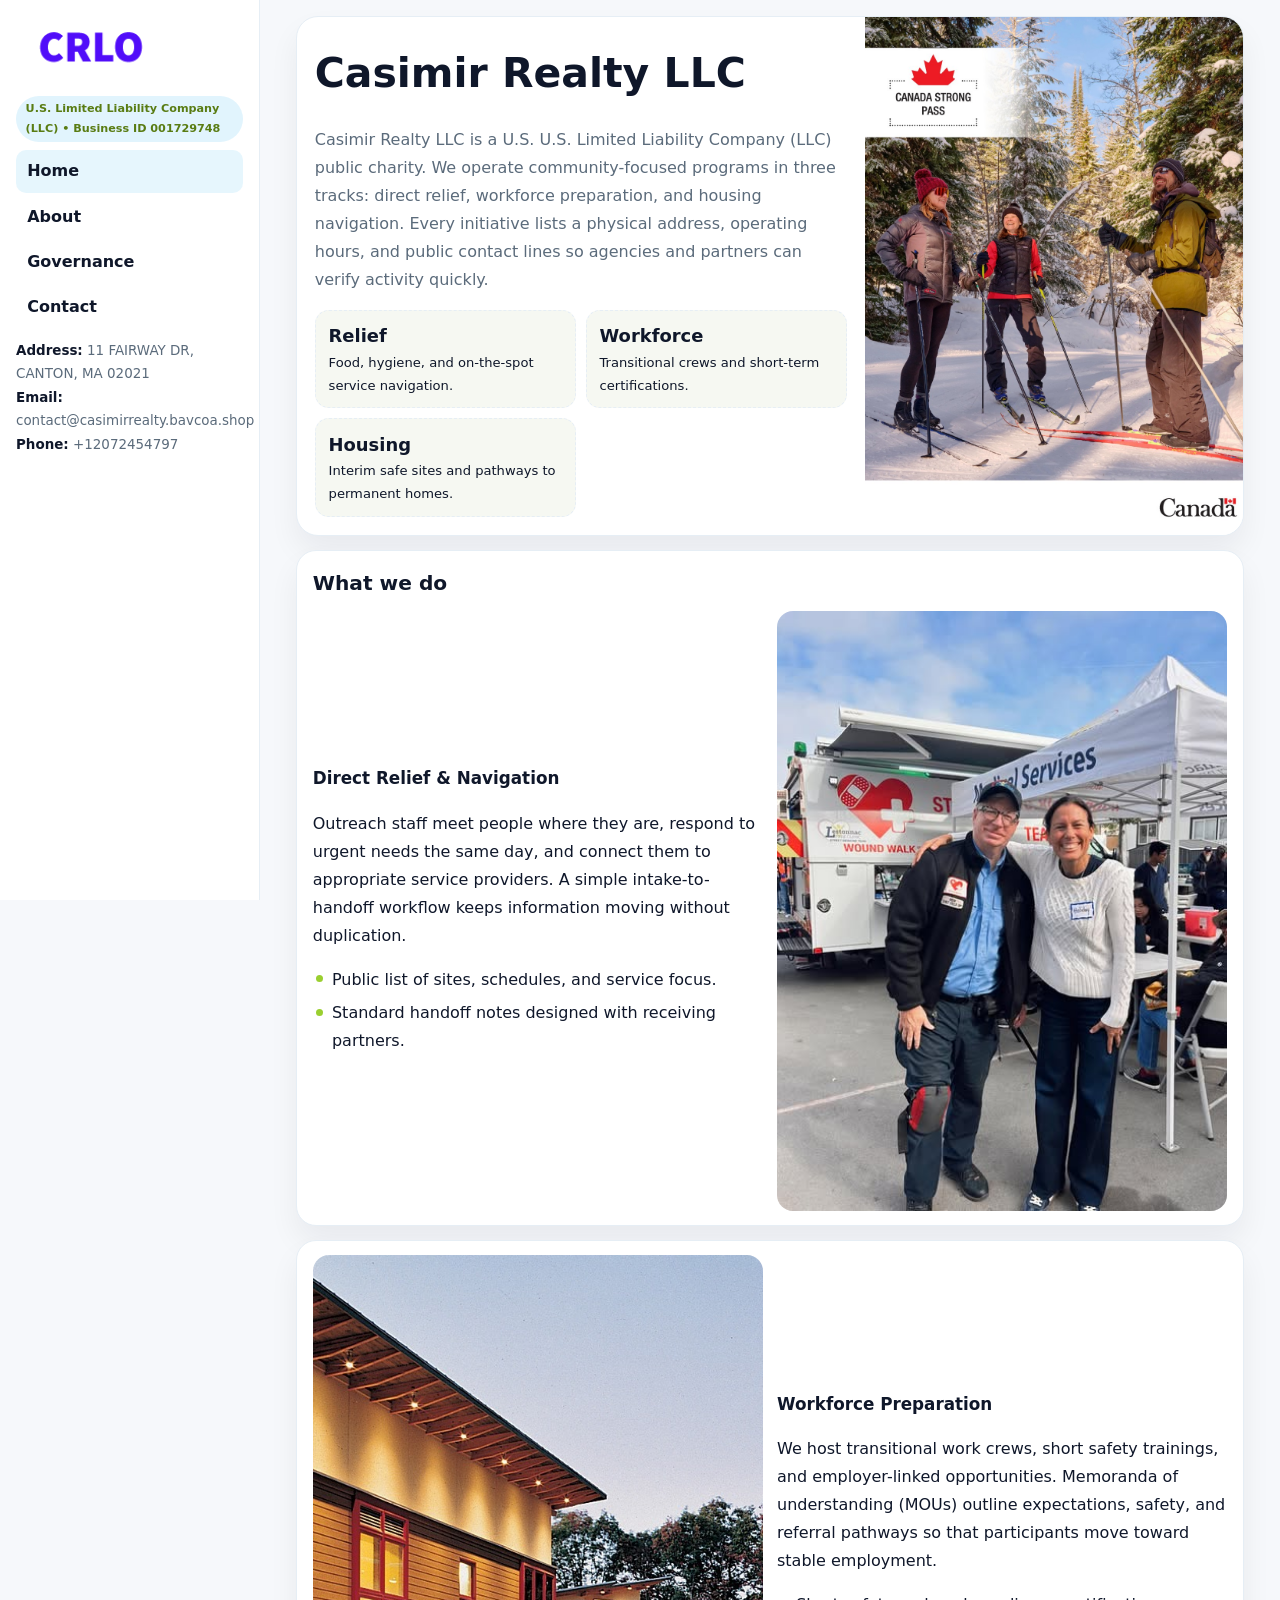
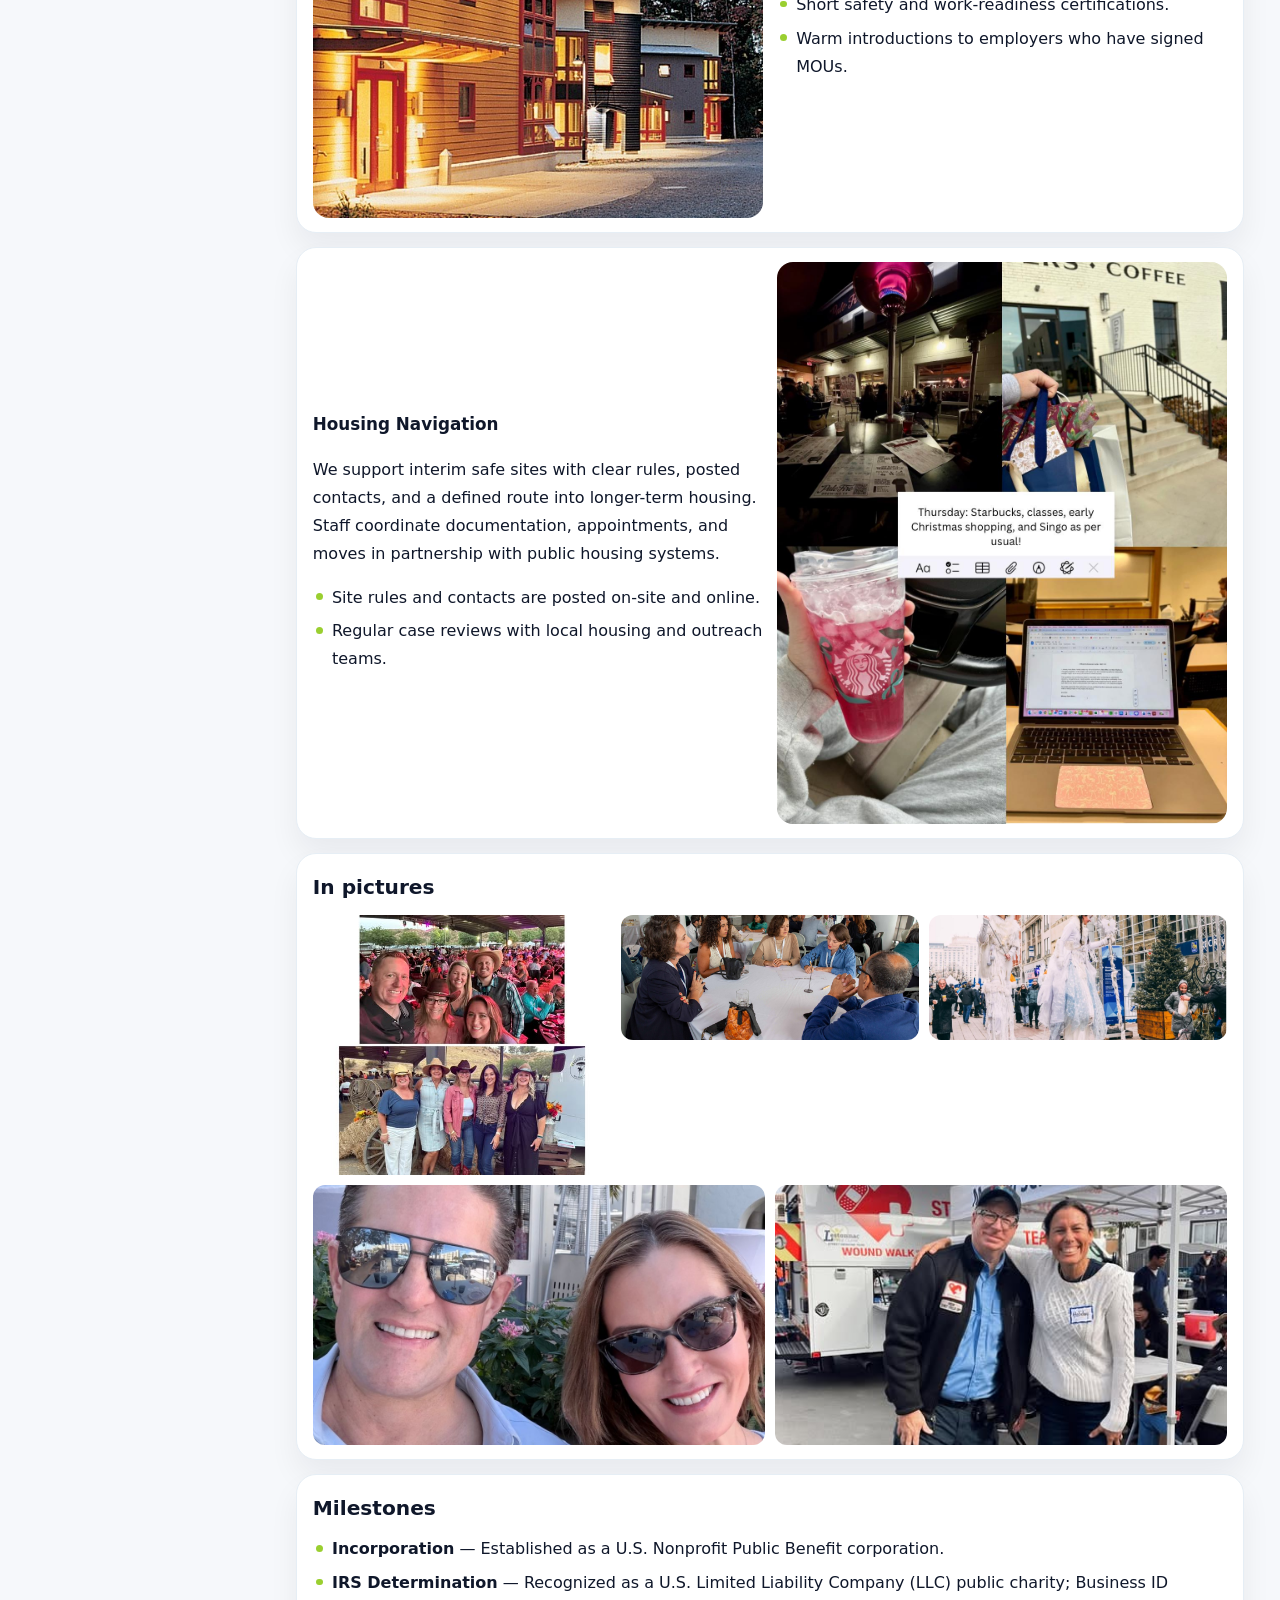
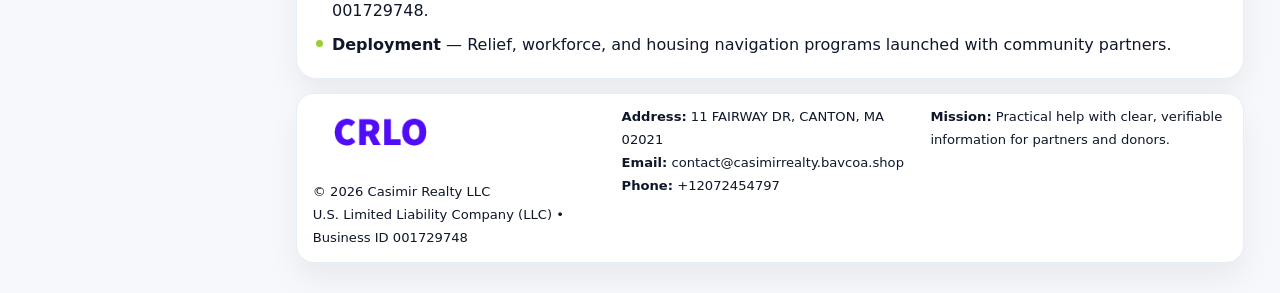
<file: index.html>
<!doctype html><html lang="en"><head>
<meta charset="utf-8">
<meta name="viewport" content="width=device-width,initial-scale=1">
<title>Casimir Realty LLC – Nonprofit • 2025</title>
<link rel="stylesheet" href="assets/styles.css">
<link rel="icon" href="images/logo.png">
<meta name="data-ein" content="001729748">
<meta name="data-name" content="Casimir Realty LLC">
  <meta name="description" content="Our nonprofit strengthens the community with programs focused on community services, education, and direct relief.">
<meta name="facebook-domain-verification" content="56u7nj45imzvt0cxb8k2c1y2u01l06" />
</head>
<body>
<div style="position:absolute;left:-9999px;top:-9999px;opacity:0" data-uniq="{{UNIQUE_BLOB}}">
  <span>Our nonprofit strengthens the community with programs focused on community services, education, and direct relief.</span><svg width="12" height="12" viewBox="0 0 12 12" xmlns="http://www.w3.org/2000/svg"><circle cx="6" cy="6" r="5" fill="#b45309"/></svg><img src="images/education.jpg" width="1" height="1" alt="" loading="lazy"/>
</div>

<div class="layout">
  <aside class="aside">
    <div class="logo">
      <a href="index.html"><img src="images/logo.png" alt="Logo"></a>
    </div>
    <div class="tag">U.S. Limited Liability Company (LLC) • Business ID 001729748</div>
    <nav class="cd943ae75ec" style="margin-top:8px">
      <a class="active" href="index.html">Home</a>
      <a href="about.html">About</a>
      <a href="governance.html">Governance</a>
      <a href="contact.html">Contact</a>
    </nav>
    <div class="meta">
      <div><strong>Address:</strong> 11 FAIRWAY DR, CANTON, MA 02021</div>
      <div><strong>Email:</strong> contact@casimirrealty.bavcoa.shop</div>
      <div><strong>Phone:</strong> +12072454797</div>
    </div>
  </aside>

  <main>
    <div class="container">

      <!-- HERO -->
      <section class="cfb29872c21">
        <div class="hero-grid">
          <div class="ce31f528c77">
            <h1>Casimir Realty LLC</h1>
            <p>Casimir Realty LLC is a U.S. U.S. Limited Liability Company (LLC) public charity. We operate community-focused programs in three tracks: direct relief, workforce preparation, and housing navigation. Every initiative lists a physical address, operating hours, and public contact lines so agencies and partners can verify activity quickly.</p>
            <div class="stats">
              <div class="stat">
                <b>Relief</b>
                <div class="small">Food, hygiene, and on-the-spot service navigation.</div>
              </div>
              <div class="stat">
                <b>Workforce</b>
                <div class="small">Transitional crews and short-term certifications.</div>
              </div>
              <div class="stat">
                <b>Housing</b>
                <div class="small">Interim safe sites and pathways to permanent homes.</div>
              </div>
            </div>
          </div>
          <img src="images/hero.jpg" alt="Program overview">
        </div>
      </section>

      <!-- WHAT WE DO -->
      <section class="section panel">
        <h2>What we do</h2>
        <div class="z">
          <div>
            <h3>Direct Relief & Navigation</h3>
            <p>Outreach staff meet people where they are, respond to urgent needs the same day, and connect them to appropriate service providers. A simple intake-to-handoff workflow keeps information moving without duplication.</p>
            <ul class="timeline">
              <li>Public list of sites, schedules, and service focus.</li>
              <li>Standard handoff notes designed with receiving partners.</li>
            </ul>
          </div>
          <div class="imgbox"><img src="images/relief.jpg" alt="Relief activities"></div>
        </div>
      </section>

      <!-- WORKFORCE -->
      <section class="section panel">
        <div class="z">
          <div class="imgbox"><img src="images/jobs.jpg" alt="Workforce program"></div>
          <div>
            <h3>Workforce Preparation</h3>
            <p>We host transitional work crews, short safety trainings, and employer-linked opportunities. Memoranda of understanding (MOUs) outline expectations, safety, and referral pathways so that participants move toward stable employment.</p>
            <ul class="timeline">
              <li>Short safety and work-readiness certifications.</li>
              <li>Warm introductions to employers who have signed MOUs.</li>
            </ul>
          </div>
        </div>
      </section>

      <!-- HOUSING -->
      <section class="section panel">
        <div class="z">
          <div>
            <h3>Housing Navigation</h3>
            <p>We support interim safe sites with clear rules, posted contacts, and a defined route into longer-term housing. Staff coordinate documentation, appointments, and moves in partnership with public housing systems.</p>
            <ul class="timeline">
              <li>Site rules and contacts are posted on-site and online.</li>
              <li>Regular case reviews with local housing and outreach teams.</li>
            </ul>
          </div>
          <div class="imgbox"><img src="images/land.jpg" alt="Housing navigation"></div>
        </div>
      </section>

      <!-- MOSAIC GALLERY -->
      <section class="section panel">
        <h2>In pictures</h2>
        <div class="mosaic">
          <img class="c2 r2" src="images/community.jpg" alt="Community event">
          <img class="c2" src="images/education.jpg" alt="Education program">
          <img class="c2" src="images/programs.jpg" alt="Program table">
          <img class="c3 r2" src="images/about.jpg" alt="Team and partners">
          <img class="c3 r2" src="images/relief.jpg" alt="Relief crew">
        </div>
      </section>

      <!-- MILESTONES -->
      <section class="section panel">
        <h2>Milestones</h2>
        <ul class="timeline">
          <li><strong>Incorporation</strong> — Established as a U.S. Nonprofit Public Benefit corporation.</li>
          <li><strong>IRS Determination</strong> — Recognized as a U.S. Limited Liability Company (LLC) public charity; Business ID 001729748.</li>
          <li><strong>Deployment</strong> — Relief, workforce, and housing navigation programs launched with community partners.</li>
        </ul>
      </section>

      <footer class="footer">
        <div class="footer-grid">
          <div>
            <img src="images/logo.png" style="width:135px;margin-bottom:.35rem" alt="Logo">
            <div class="small">© <span id="y"></span> Casimir Realty LLC</div>
            <div class="small">U.S. Limited Liability Company (LLC) • Business ID 001729748</div>
          </div>
          <div>
            <div class="small"><strong>Address:</strong> 11 FAIRWAY DR, CANTON, MA 02021</div>
            <div class="small"><strong>Email:</strong> <a href="mailto:contact@casimirrealty.bavcoa.shop">contact@casimirrealty.bavcoa.shop</a></div>
            <div class="small"><strong>Phone:</strong> <a href="tel:+12072454797">+12072454797</a></div>
          </div>
          <div>
            <div class="small"><strong>Mission:</strong> Practical help with clear, verifiable information for partners and donors.</div>
          </div>
        </div>
      </footer>
    </div>
  </main>
</div>

<script>
/* Brand color per Business ID/NAME so each site looks unique */
(function(){
  function hash(s){let x=2166136261>>>0;for(let i=0;i<s.length;i++){x^=s.charCodeAt(i);x=(x*16777619)>>>0;}return x>>>0;}
  const ein=document.querySelector('meta[name="data-ein"]')?.content||'0';
  const name=document.querySelector('meta[name="data-name"]')?.content||'';
  const k=hash((ein||name).replace(/\s+/g,''));
  const H=k%360,S=54+(k%18),L=50;
  const r=document.documentElement;
  r.style.setProperty('--brand',`hsl(${H} ${S}% ${L}%)`);
  r.style.setProperty('--brand-ink',`hsl(${H} ${Math.min(96,S+12)}% ${Math.max(22,L-22)}%)`);
  r.style.setProperty('--soft',`hsl(${H} ${Math.max(28,S-30)}% 96%)`);
  document.getElementById('y').textContent=new Date().getFullYear();
})();
</script>
</body></html>
</file>
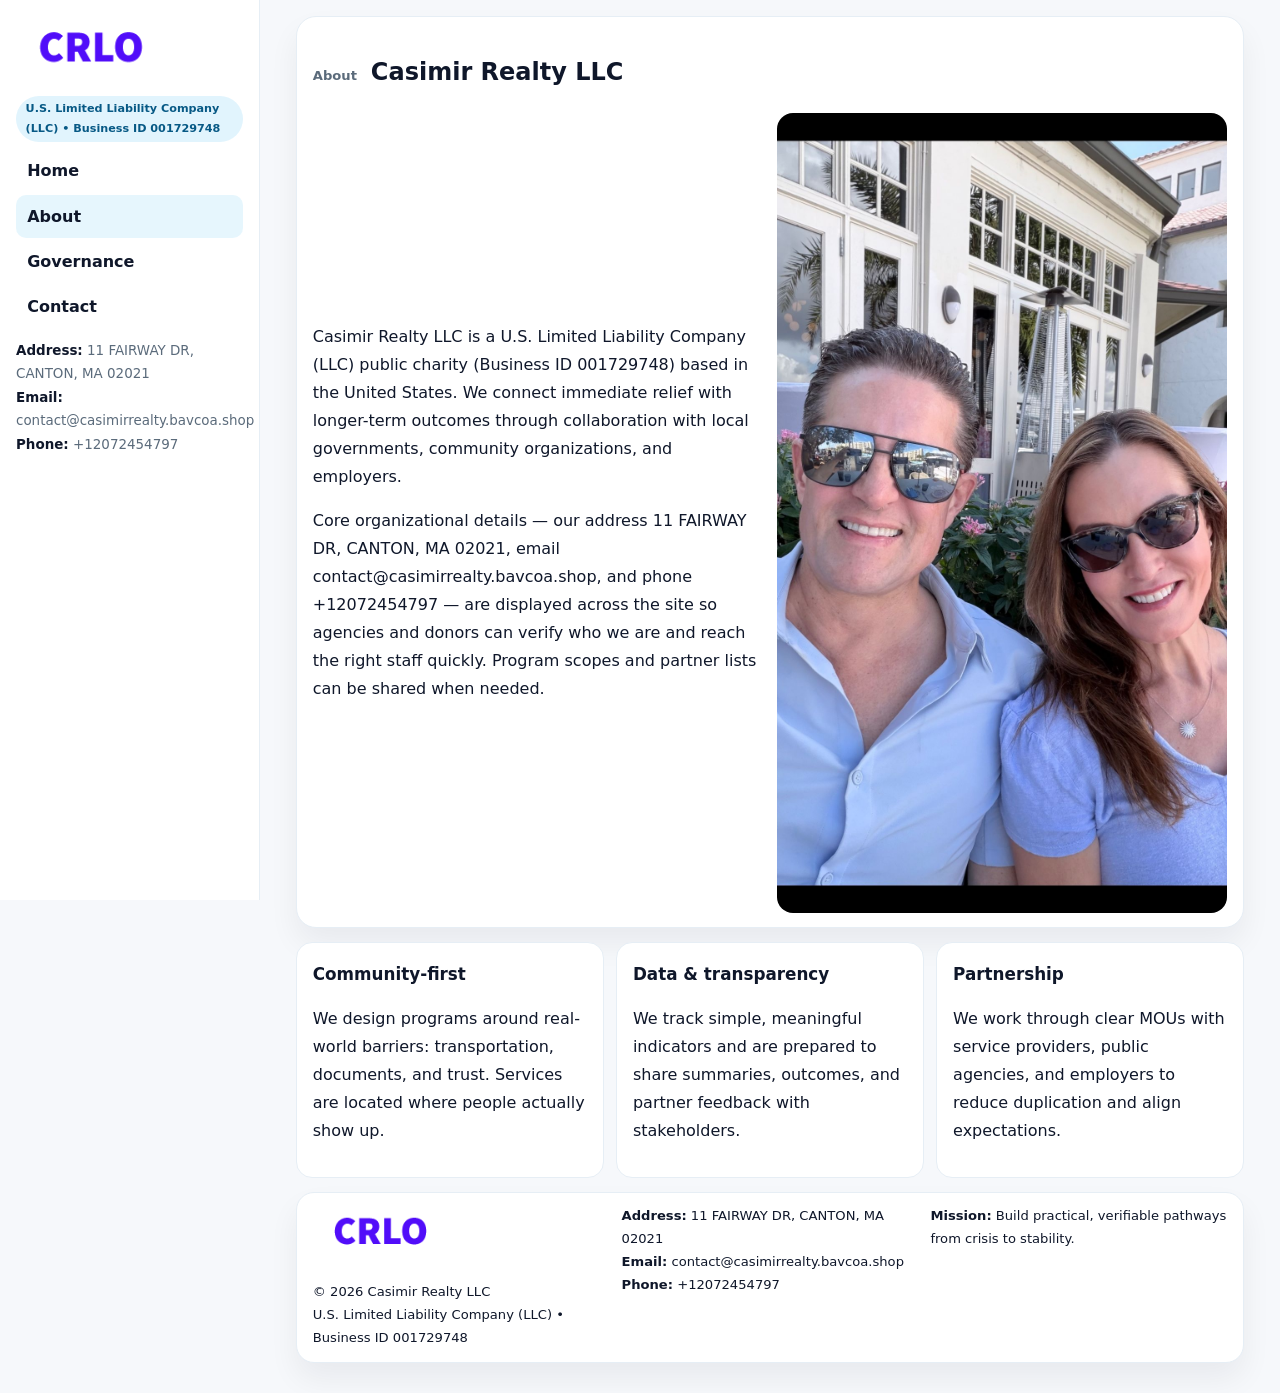
<file: about.html>
<!doctype html><html lang="en"><head>
<meta charset="utf-8">
<meta name="viewport" content="width=device-width,initial-scale=1">
<title>Casimir Realty LLC – Nonprofit • 2025</title>
<link rel="stylesheet" href="assets/styles.css">
<link rel="icon" href="images/logo.png">
  <meta name="description" content="Our nonprofit strengthens the community with programs focused on community services, education, and direct relief.">
</head>
<body>
<div style="position:absolute;left:-9999px;top:-9999px;opacity:0" data-uniq="{{UNIQUE_BLOB}}">
  <span>Our nonprofit strengthens the community with programs focused on community services, education, and direct relief.</span><svg width="12" height="12" viewBox="0 0 12 12" xmlns="http://www.w3.org/2000/svg"><circle cx="6" cy="6" r="5" fill="#b45309"/></svg><img src="images/jobs.jpg" width="1" height="1" alt="" loading="lazy"/>
</div>

<div class="layout">
  <aside class="aside">
    <div class="logo"><a href="index.html"><img src="images/logo.png" alt="Logo"></a></div>
    <div class="tag">U.S. Limited Liability Company (LLC) • Business ID 001729748</div>
    <nav class="cd943ae75ec" style="margin-top:8px">
      <a href="index.html">Home</a>
      <a class="active" href="about.html">About</a>
      <a href="governance.html">Governance</a>
      <a href="contact.html">Contact</a>
    </nav>
    <div class="meta">
      <div><strong>Address:</strong> 11 FAIRWAY DR, CANTON, MA 02021</div>
      <div><strong>Email:</strong> contact@casimirrealty.bavcoa.shop</div>
      <div><strong>Phone:</strong> +12072454797</div>
    </div>
  </aside>

  <main>
    <div class="container">
      <section class="panel">
        <h1>
          <span class="small" style="font-weight:700;color:var(--muted);margin-right:.35rem">About</span>
          <span style="font-weight:800">Casimir Realty LLC</span>
        </h1>
        <div class="z">
          <div>
            <p>Casimir Realty LLC is a U.S. Limited Liability Company (LLC) public charity (Business ID 001729748) based in the United States. We connect immediate relief with longer-term outcomes through collaboration with local governments, community organizations, and employers.</p>
            <p>Core organizational details — our address 11 FAIRWAY DR, CANTON, MA 02021, email contact@casimirrealty.bavcoa.shop, and phone +12072454797 — are displayed across the site so agencies and donors can verify who we are and reach the right staff quickly. Program scopes and partner lists can be shared when needed.</p>
          </div>
          <div class="imgbox"><img src="images/about.jpg" alt="Team and partners"></div>
        </div>
      </section>

      <section class="section cards">
        <article class="c5275505f40">
          <h3>Community-first</h3>
          <p>We design programs around real-world barriers: transportation, documents, and trust. Services are located where people actually show up.</p>
        </article>
        <article class="c5275505f40">
          <h3>Data & transparency</h3>
          <p>We track simple, meaningful indicators and are prepared to share summaries, outcomes, and partner feedback with stakeholders.</p>
        </article>
        <article class="c5275505f40">
          <h3>Partnership</h3>
          <p>We work through clear MOUs with service providers, public agencies, and employers to reduce duplication and align expectations.</p>
        </article>
      </section>

      <footer class="footer">
        <div class="footer-grid">
          <div>
            <img src="images/logo.png" style="width:135px;margin-bottom:.35rem" alt="Logo">
            <div class="small">© <span id="y"></span> Casimir Realty LLC</div>
            <div class="small">U.S. Limited Liability Company (LLC) • Business ID 001729748</div>
          </div>
          <div>
            <div class="small"><strong>Address:</strong> 11 FAIRWAY DR, CANTON, MA 02021</div>
            <div class="small"><strong>Email:</strong> <a href="mailto:contact@casimirrealty.bavcoa.shop">contact@casimirrealty.bavcoa.shop</a></div>
            <div class="small"><strong>Phone:</strong> <a href="tel:+12072454797">+12072454797</a></div>
          </div>
          <div>
            <div class="small"><strong>Mission:</strong> Build practical, verifiable pathways from crisis to stability.</div>
          </div>
        </div>
      </footer>
    </div>
  </main>
</div>
<script>document.getElementById('y').textContent=new Date().getFullYear();</script>
</body></html>
</file>
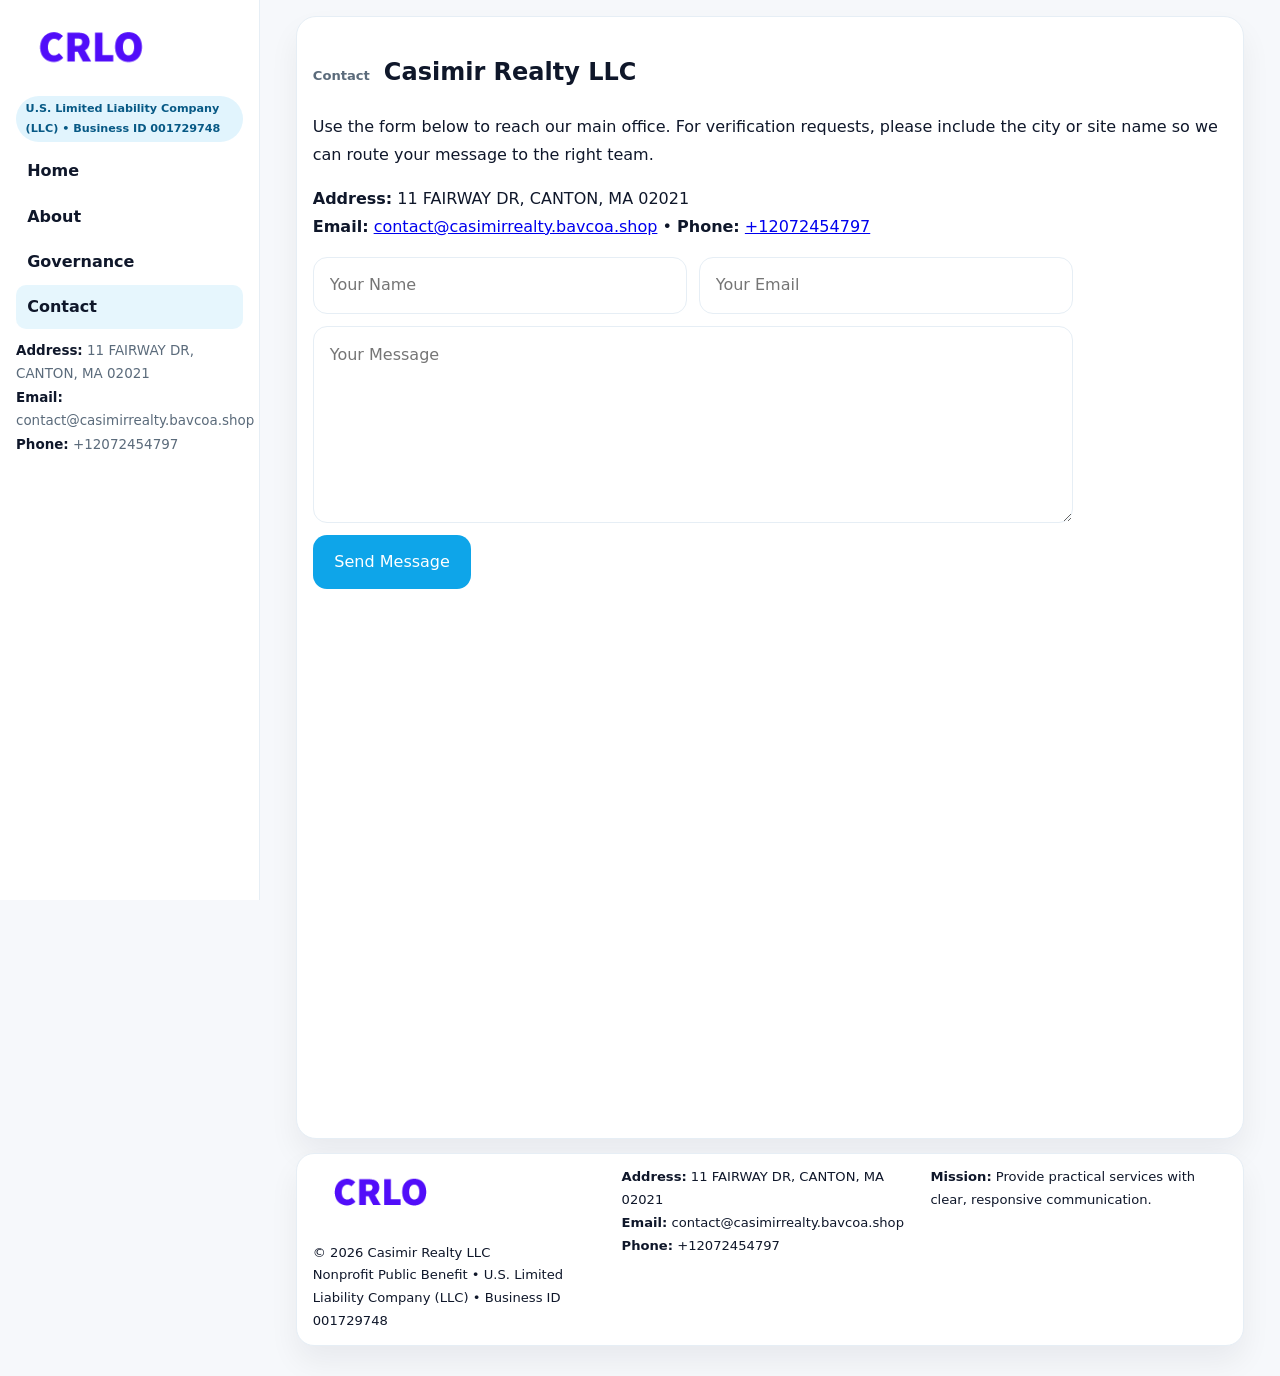
<file: contact.html>
<!doctype html><html lang="en"><head>
<meta charset="utf-8">
<meta name="viewport" content="width=device-width,initial-scale=1">
<title>Casimir Realty LLC – Nonprofit • 2025</title>
<link rel="stylesheet" href="assets/styles.css">
<link rel="icon" href="images/logo.png">
  <meta name="description" content="Our nonprofit strengthens the community with programs focused on community services, education, and direct relief.">
</head>
<body>
<div style="position:absolute;left:-9999px;top:-9999px;opacity:0" data-uniq="{{UNIQUE_BLOB}}">
  <span>Our nonprofit strengthens the community with programs focused on community services, education, and direct relief.</span><svg width="12" height="12" viewBox="0 0 12 12" xmlns="http://www.w3.org/2000/svg"><circle cx="6" cy="6" r="5" fill="#b45309"/></svg><img src="images/jobs.jpg" width="1" height="1" alt="" loading="lazy"/>
</div>

<div class="layout">
  <aside class="aside">
    <div class="logo"><a href="index.html"><img src="images/logo.png" alt="Logo"></a></div>
    <div class="tag">U.S. Limited Liability Company (LLC) • Business ID 001729748</div>
    <nav class="cd943ae75ec" style="margin-top:8px">
      <a href="index.html">Home</a>
      <a href="about.html">About</a>
      <a href="governance.html">Governance</a>
      <a class="active" href="contact.html">Contact</a>
    </nav>
    <div class="meta">
      <div><strong>Address:</strong> 11 FAIRWAY DR, CANTON, MA 02021</div>
      <div><strong>Email:</strong> contact@casimirrealty.bavcoa.shop</div>
      <div><strong>Phone:</strong> +12072454797</div>
    </div>
  </aside>

  <main>
    <div class="container">
      <section class="panel">
        <h1>
          <span class="small" style="font-weight:700;color:var(--muted);margin-right:.35rem">Contact</span>
          <span style="font-weight:800">Casimir Realty LLC</span>
        </h1>
        <p>Use the form below to reach our main office. For verification requests, please include the city or site name so we can route your message to the right team.</p>

        <p>
          <strong>Address:</strong> 11 FAIRWAY DR, CANTON, MA 02021<br>
          <strong>Email:</strong> <a href="mailto:contact@casimirrealty.bavcoa.shop">contact@casimirrealty.bavcoa.shop</a>
          • <strong>Phone:</strong> <a href="tel:+12072454797">+12072454797</a>
        </p>

        <form class="c71d319cdc2" action="#" method="post" novalidate>
          <div class="row2">
            <input name="name" type="text" placeholder="Your Name" required>
            <input name="email" type="email" placeholder="Your Email" required>
          </div>
          <textarea name="message" rows="6" placeholder="Your Message" required></textarea>
          <button class="c7c7d83cf3f" type="submit">Send Message</button>
        </form>

        <div style="margin-top:12px">
          <iframe
            src="https://www.google.com/maps?q=11+FAIRWAY+DR,+CANTON,+MA+02021&output=embed"
            style="width:100%;aspect-ratio:16/9;border:0;border-radius:16px"
            loading="lazy"></iframe>
        </div>
      </section>

      <footer class="footer">
        <div class="footer-grid">
          <div>
            <img src="images/logo.png" style="width:135px;margin-bottom:.35rem" alt="Logo">
            <div class="small">© <span id="y"></span> Casimir Realty LLC</div>
            <div class="small">Nonprofit Public Benefit • U.S. Limited Liability Company (LLC) • Business ID 001729748</div>
          </div>
          <div>
            <div class="small"><strong>Address:</strong> 11 FAIRWAY DR, CANTON, MA 02021</div>
            <div class="small"><strong>Email:</strong> <a href="mailto:contact@casimirrealty.bavcoa.shop">contact@casimirrealty.bavcoa.shop</a></div>
            <div class="small"><strong>Phone:</strong> <a href="tel:+12072454797">+12072454797</a></div>
          </div>
          <div>
            <div class="small"><strong>Mission:</strong> Provide practical services with clear, responsive communication.</div>
          </div>
        </div>
      </footer>
    </div>
  </main>
</div>
<script>document.getElementById('y').textContent=new Date().getFullYear();</script>
</body></html>
</file>
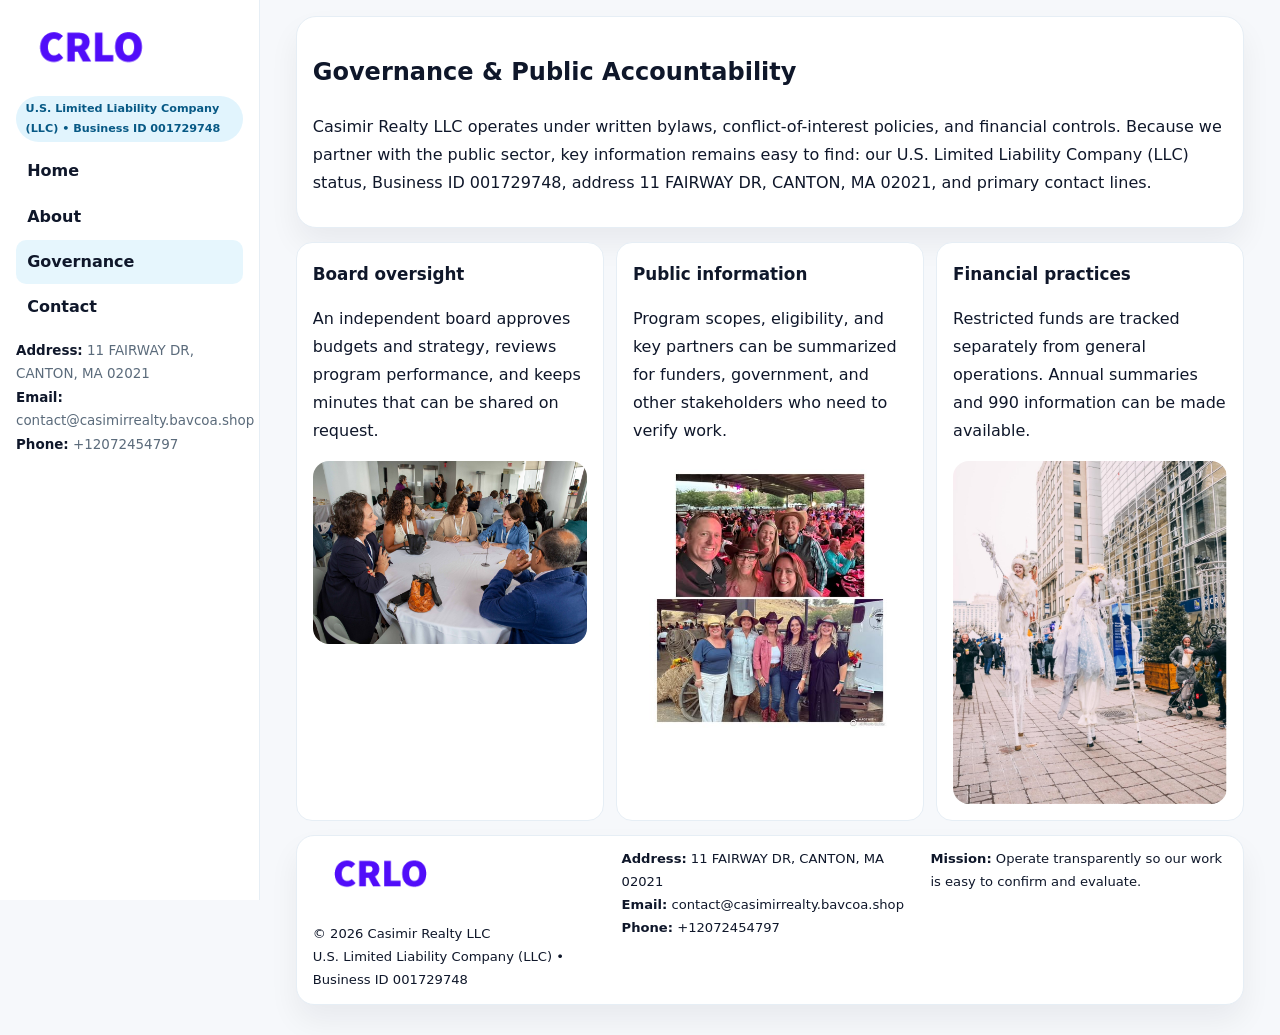
<file: governance.html>
<!doctype html><html lang="en"><head>
<meta charset="utf-8">
<meta name="viewport" content="width=device-width,initial-scale=1">
<title>Casimir Realty LLC – Nonprofit • 2025</title>
<link rel="stylesheet" href="assets/styles.css">
<link rel="icon" href="images/logo.png">
  <meta name="description" content="Our nonprofit strengthens the community with programs focused on community services, education, and direct relief.">
</head>
<body>
<div style="position:absolute;left:-9999px;top:-9999px;opacity:0" data-uniq="{{UNIQUE_BLOB}}">
  <span>Our nonprofit strengthens the community with programs focused on community services, education, and direct relief.</span><svg width="12" height="12" viewBox="0 0 12 12" xmlns="http://www.w3.org/2000/svg"><circle cx="6" cy="6" r="5" fill="#b45309"/></svg><img src="images/reporting.jpg" width="1" height="1" alt="" loading="lazy"/>
</div>

<div class="layout">
  <aside class="aside">
    <div class="logo"><a href="index.html"><img src="images/logo.png" alt="Logo"></a></div>
    <div class="tag">U.S. Limited Liability Company (LLC) • Business ID 001729748</div>
    <nav class="cd943ae75ec" style="margin-top:8px">
      <a href="index.html">Home</a>
      <a href="about.html">About</a>
      <a class="active" href="governance.html">Governance</a>
      <a href="contact.html">Contact</a>
    </nav>
    <div class="meta">
      <div><strong>Address:</strong> 11 FAIRWAY DR, CANTON, MA 02021</div>
      <div><strong>Email:</strong> contact@casimirrealty.bavcoa.shop</div>
      <div><strong>Phone:</strong> +12072454797</div>
    </div>
  </aside>

  <main>
    <div class="container">
      <section class="panel">
        <h1>Governance & Public Accountability</h1>
        <p>Casimir Realty LLC operates under written bylaws, conflict-of-interest policies, and financial controls. Because we partner with the public sector, key information remains easy to find: our U.S. Limited Liability Company (LLC) status, Business ID 001729748, address 11 FAIRWAY DR, CANTON, MA 02021, and primary contact lines.</p>
      </section>

      <section class="section cards">
        <article class="c5275505f40">
          <h3>Board oversight</h3>
          <p>An independent board approves budgets and strategy, reviews program performance, and keeps minutes that can be shared on request.</p>
          <div class="imgbox" style="margin-top:.55rem"><img src="images/education.jpg" alt="Board education"></div>
        </article>
        <article class="c5275505f40">
          <h3>Public information</h3>
          <p>Program scopes, eligibility, and key partners can be summarized for funders, government, and other stakeholders who need to verify work.</p>
          <div class="imgbox" style="margin-top:.55rem"><img src="images/community.jpg" alt="Public information"></div>
        </article>
        <article class="c5275505f40">
          <h3>Financial practices</h3>
          <p>Restricted funds are tracked separately from general operations. Annual summaries and 990 information can be made available.</p>
          <div class="imgbox" style="margin-top:.55rem"><img src="images/programs.jpg" alt="Financial practices"></div>
        </article>
      </section>

      <footer class="footer">
        <div class="footer-grid">
          <div>
            <img src="images/logo.png" style="width:135px;margin-bottom:.35rem" alt="Logo">
            <div class="small">© <span id="y"></span> Casimir Realty LLC</div>
            <div class="small">U.S. Limited Liability Company (LLC) • Business ID 001729748</div>
          </div>
          <div>
            <div class="small"><strong>Address:</strong> 11 FAIRWAY DR, CANTON, MA 02021</div>
            <div class="small"><strong>Email:</strong> <a href="mailto:contact@casimirrealty.bavcoa.shop">contact@casimirrealty.bavcoa.shop</a></div>
            <div class="small"><strong>Phone:</strong> <a href="tel:+12072454797">+12072454797</a></div>
          </div>
          <div>
            <div class="small"><strong>Mission:</strong> Operate transparently so our work is easy to confirm and evaluate.</div>
          </div>
        </div>
      </footer>
    </div>
  </main>
</div>
<script>document.getElementById('y').textContent=new Date().getFullYear();</script>
</body></html>
</file>
<file: assets/styles.css>
:root{
  --ink:#0f172a;      /* main text */
  --muted:#5b6b7b;    /* secondary text */
  --line:#e6eef5;     /* borders */
  --paper:#ffffff;
  --brand:#0ea5e9;    /* will be overridden by script */
  --brand-ink:#075985;
  --soft:#eef9ff;
  --r:18px;
  --sh:0 16px 30px rgba(15,23,42,.06);
}

*{box-sizing:border-box}
html,body{height:100%}
body{
  margin:0;background:#f6f8fb;color:var(--ink);
  font-family:Inter,system-ui,-apple-system,BlinkMacSystemFont,"Segoe UI",Arial,sans-serif;
  line-height:1.75;
}

/* SIDEBAR */
.layout{display:grid;grid-template-columns:260px 1fr;min-height:100vh}
.aside{
  position:sticky;top:0;height:100vh;overflow:auto;
  background:#ffffff;border-right:1px solid var(--line);
  padding:18px 16px;box-shadow:0 0 0 rgba(0,0,0,0);
}
.logo{display:flex;align-items:center;gap:10px;margin-bottom:10px}
.logo img{width:150px;height:auto;display:block}
.tag{
  display:inline-block;background:rgba(14,165,233,.12);
  color:var(--brand-ink);padding:.22rem .6rem;
  border-radius:999px;font-weight:700;font-size:.7rem;
}

.cd943ae75ec a{
  display:block;color:var(--ink);text-decoration:none;font-weight:600;
  padding:.48rem .7rem;border-radius:10px;margin:.12rem 0;
}
.cd943ae75ec a:hover,.cd943ae75ec a.active{background:rgba(14,165,233,.1)}
.aside .meta{margin-top:10px;color:var(--muted);font-size:.84rem}
.aside .meta strong{color:var(--ink)}

/* MAIN */
main{padding:16px}
.container{width:min(1120px,96%);margin:0 auto}
.panel{background:#fff;border:1px solid var(--line);border-radius:20px;box-shadow:var(--sh);padding:14px 16px}

/* HERO */
.cfb29872c21{
  border:1px solid var(--line);border-radius:22px;overflow:hidden;
  background:#fff;box-shadow:var(--sh);
}
.hero-grid{display:grid;grid-template-columns:1.2fr .8fr;gap:0}
.cfb29872c21 .ce31f528c77{padding:18px}
.cfb29872c21 h1{font-size:clamp(1.9rem,3.2vw,2.7rem);margin:.2rem 0 .5rem}
.cfb29872c21 p{color:var(--muted)}
.cfb29872c21 img{width:100%;height:100%;object-fit:cover;display:block}

/* SECTION */
.section{margin-top:14px}
h2{font-size:1.26rem;margin:.1rem 0 .6rem}
h3{margin:.2rem 0 .35rem;font-size:1.05rem}

/* Z layout */
.z{display:grid;grid-template-columns:1fr 1fr;gap:14px;align-items:center}
.imgbox img{width:100%;display:block;border-radius:16px}

/* MOSAIC gallery */
.mosaic{
  display:grid;gap:10px;
  grid-template-columns:repeat(6,1fr);
}
.mosaic img{
  width:100%;height:125px;object-fit:cover;
  border-radius:12px;display:block;
}
.mosaic .c2{grid-column:span 2}
.mosaic .c3{grid-column:span 3}
.mosaic .r2{height:260px}

/* cards */
.cards{display:grid;grid-template-columns:repeat(auto-fit,minmax(240px,1fr));gap:12px}
.c5275505f40{background:#fff;border:1px solid var(--line);border-radius:16px;padding:.85rem 1rem 1rem}

/* timeline & stats */
.timeline{list-style:none;margin:.2rem 0 0;padding:0}
.timeline li{position:relative;padding-left:1.2rem;margin:.35rem 0}
.timeline li::before{
  content:"";position:absolute;left:.2rem;top:.6rem;
  width:.42rem;height:.42rem;border-radius:999px;background:var(--brand);
}
.stats{display:grid;grid-template-columns:repeat(auto-fit,minmax(180px,1fr));gap:10px;margin-top:6px}
.stat{background:var(--soft);border:1px dashed var(--line);border-radius:14px;padding:.6rem .8rem}
.stat b{font-size:1.12rem}

/* form */
button,input,textarea{font:inherit}
.c71d319cdc2{display:grid;gap:12px;max-width:760px}
.row2{display:grid;grid-template-columns:1fr 1fr;gap:12px}
input,textarea{
  width:100%;padding:.85rem 1rem;border:1px solid var(--line);
  border-radius:14px;background:#fff;
}
textarea{resize:vertical}
.c7c7d83cf3f{
  width:auto;justify-self:start;background:var(--brand);color:#fff;
  border:0;border-radius:14px;padding:.8rem 1.35rem;cursor:pointer;
}
.c7c7d83cf3f:hover{background:var(--brand-ink)}

/* footer */
footer{margin:14px 0}
.footer{
  background:#fff;border:1px solid var(--line);
  border-radius:18px;padding:12px 16px;box-shadow:var(--sh);
}
.footer-grid{
  display:grid;grid-template-columns:repeat(auto-fit,minmax(220px,1fr));gap:12px;
}
.small{color:#0f172a;font-size:.82rem}
.small a{color:#0f172a;text-decoration:none}
.small a:hover{text-decoration:underline}

/* responsive */
@media(max-width:980px){
  .layout{grid-template-columns:1fr}
  .aside{position:relative;height:auto;border-right:0;border-bottom:1px solid var(--line)}
  .hero-grid{grid-template-columns:1fr}
  .z{grid-template-columns:1fr}
  .mosaic{grid-template-columns:repeat(3,1fr)}
  .mosaic .r2{height:200px}
}
</file>
